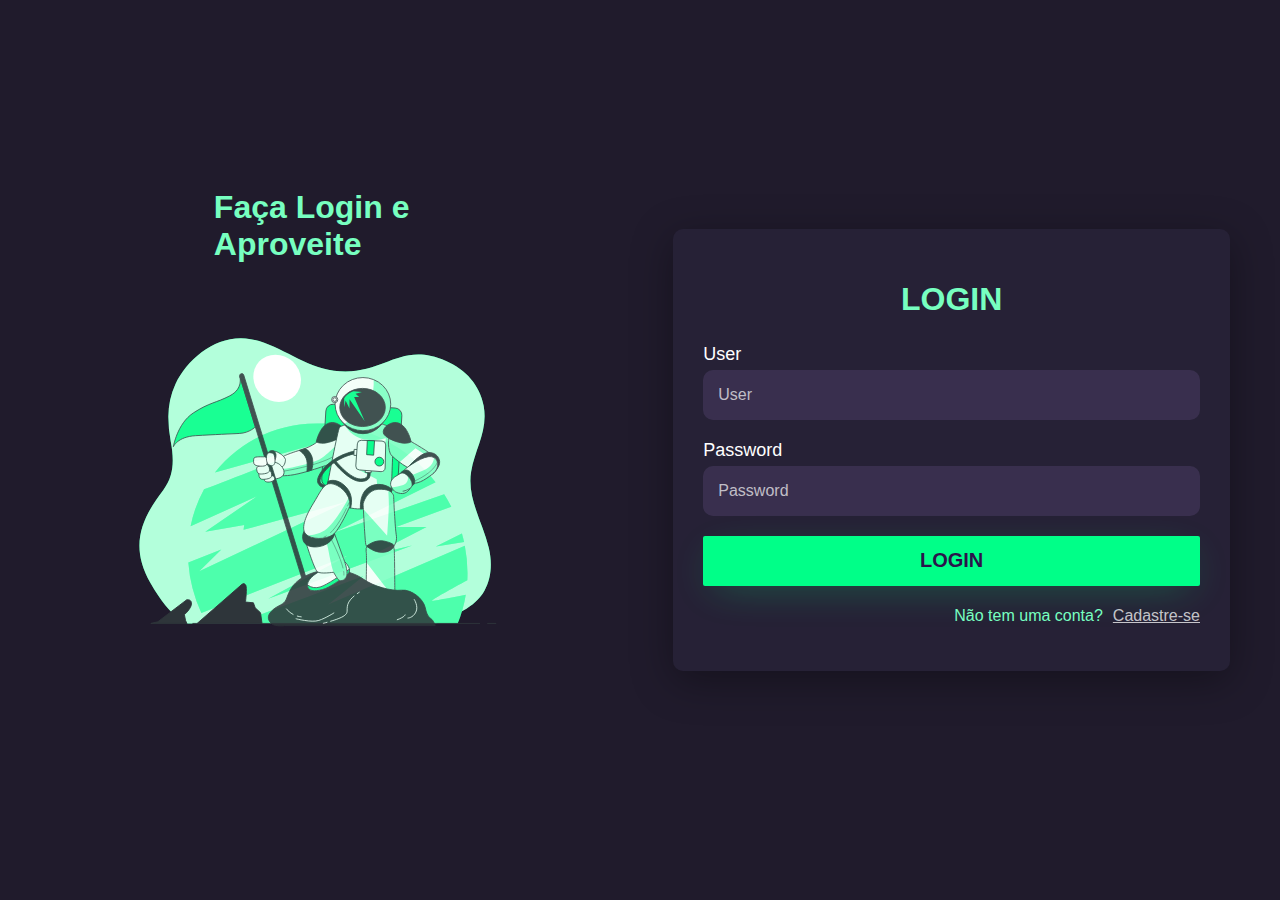
<file: index.html>
<!DOCTYPE html>
<html lang="en">
<head>
    <meta charset="UTF-8">
    <meta name="viewport" content="width=device-width, initial-scale=1.0">
    <title>Login</title>
    <link rel="stylesheet" href="login.css">
    <script src="login.js" defer></script>
    <link rel="shortcut icon" href="../svgs/logo.png" type="image/x-icon">
</head>
<body>
    <main>
        <div>
            <h1 class="h1LoginLeft">Faça Login e <br>Aproveite</h1>
            <img src="svgs/astronaut-animate (3).svg" class="image" alt="astronaut">
        </div>
        <form action="" id="form">
            <div class="divH1">
                <h1>login</h1>
            </div>
            <label for="user" class="labels">User</label>
            <input id="user" type="text" class="inputs" placeholder="User">

            <label for="password" class="labels">Password</label>
            <input id="password" type="password" class="inputs" placeholder="Password">

            <p style="display: none;" id="loginError">Incorrect username or password</p>

            <input type="submit" class="submit" id="submit" value="login">

            <div class="signup">
                <p class="signupP">Não tem uma conta?</p>
                <a href="/signup/signup.html" class="signupLink">Cadastre-se</a>
            </div>
        </form>
    </main>
</body>
</html>
</file>
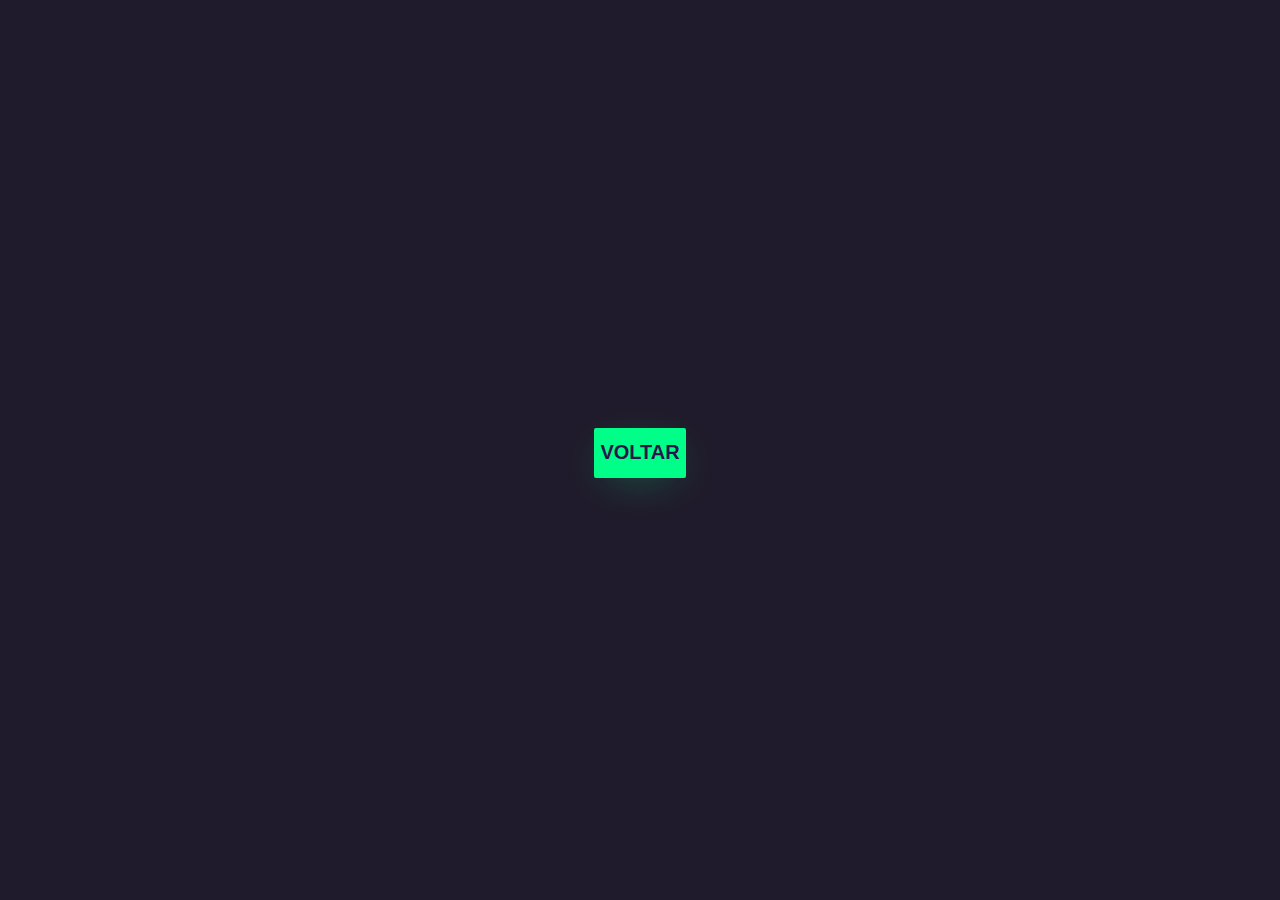
<file: logged/logged.html>
<!DOCTYPE html>
<html lang="en">
<head>
    <meta charset="UTF-8">
    <meta name="viewport" content="width=device-width, initial-scale=1.0">
    <title>Document</title>
    <link rel="stylesheet" href="../login.css">
</head>
<body>
    <a href="../index.html">
        <button class="submit">Voltar</button>
    </a>
</body>
</html>
</file>
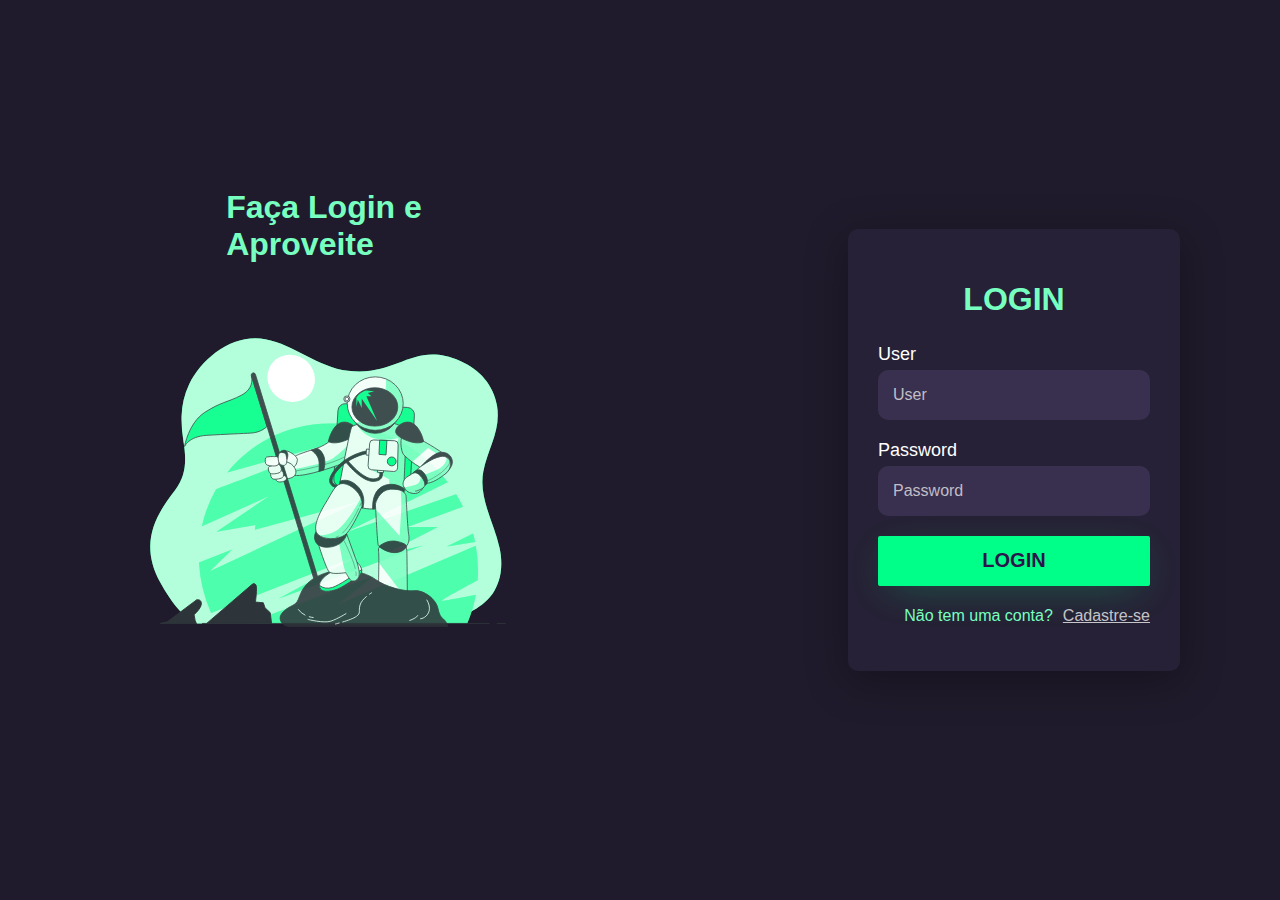
<file: login/login.html>
<!DOCTYPE html>
<html lang="en">
<head>
    <meta charset="UTF-8">
    <meta name="viewport" content="width=device-width, initial-scale=1.0">
    <title>Login</title>
    <link rel="stylesheet" href="login.css">
    <script src="login.js" defer></script>
    <link rel="shortcut icon" href="../svgs/logo.png" type="image/x-icon">
</head>
<body>
    <main>
        <div>
            <h1 class="h1LoginLeft">Faça Login e <br>Aproveite</h1>
            <img src="astronaut-animate (3).svg" class="image" alt="astronaut">
        </div>
        <form action="" id="form">
            <div class="divH1">
                <h1>login</h1>
            </div>
            <label for="user" class="labels">User</label>
            <input id="user" type="text" class="inputs" placeholder="User">

            <label for="password" class="labels">Password</label>
            <input id="password" type="password" class="inputs" placeholder="Password">

            <p style="display: none;" id="loginError">Incorrect username or password</p>

            <input type="submit" class="submit" id="submit" value="login">

            <div class="signup">
                <p class="signupP">Não tem uma conta?</p>
                <a href="/signup/signup.html" class="signupLink">Cadastre-se</a>
            </div>
        </form>
    </main>
</body>
</html>
</file>
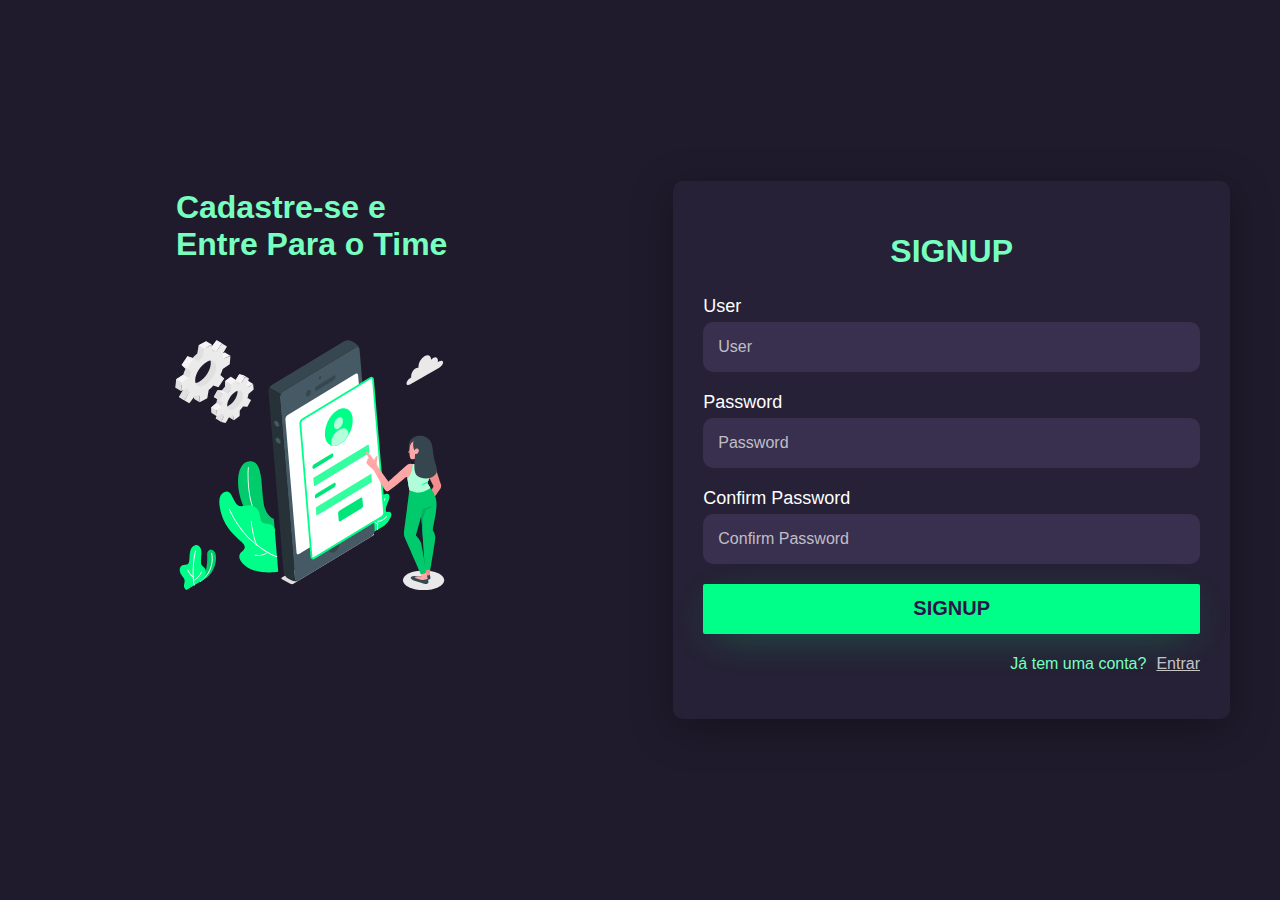
<file: signup/signup.html>
<!DOCTYPE html>
<html lang="en">
<head>
    <meta charset="UTF-8">
    <meta name="viewport" content="width=device-width, initial-scale=1.0">
    <title>Signup</title>
    <link rel="stylesheet" href="../login.css">
    <script src="signup.js" defer></script>
    <link rel="shortcut icon" href="../svgs/logo.png" type="image/x-icon">
</head>
<body>
    <main>
        <div>
            <h1 class="h1LoginLeft">Cadastre-se e <br>Entre Para o Time</h1>
            <img src="mobile-login-animate (2).svg" class="image" alt="astronaut">
        </div>
        <form action="" id="form">
            <div class="divH1">
                <h1>Signup</h1>
            </div>
            <label for="user" class="labels">User</label>
            <input id="user" type="text" class="inputs" placeholder="User" required>
            <p style="display: none;" id="userError">User must have at least 3 words</p>

            <label for="password" class="labels">Password</label>
            <input id="password" type="password" class="inputs" placeholder="Password" required>
            <p style="display: none;" id="passwordError">Password must have at least 8 characters, one capital, one lower, one number</p>

            <label for="confirmPassword" class="labels">Confirm Password</label>
            <input id="confirmPassword" class="inputs" type="password" placeholder="Confirm Password" required>
            <p style="display: none;" id="confirmError">Confirm password must match password</p>

            <div id="error"></div>

            <input type="submit" class="submit" id="submit" value="signup">

            <div class="signup">
                <p class="signupP">Já tem uma conta?</p>
                <a href="../index.html" class="signupLink">Entrar</a>
            </div>
        </form>
    </main>
</body>
</html>
</file>
<file: login.css>
*{
    font-family: sans-serif;
    color: white;
    box-sizing: border-box;
}
html{
    height: 100%;
}
body{
    background-color: #201b2c;
    display: flex;
    justify-content: center;
    align-items: center;
    height: 100%;
    margin: 0;
}
main{
    display: flex;
    justify-content: space-between;
    align-items: center;
    border-radius: 10px;
    border-width: 0px;
    border-style: solid;
    flex-direction: row;
    padding: 0px 100px;
    width: 100%;
    height: 100%;
    gap: 300px;
}
main > div{
    width: 100%;
    height: 100%;
    display: flex;
    justify-content: center;
    flex-direction: column;
    align-items: center;
}
.h1LoginLeft{
    margin: 0;
}
.image{
    width: 35vw;
}
h1{
    color: #77ffc0;

}
form{
    display: flex;
    align-items: flex-start;
    justify-content: center;
    flex-direction: column;
    background: #2a233ab3;
    border-radius: 10px;
    padding: 30px;
    width: 100%;
    box-shadow: 0px 10px 40px #00000056;
}
.divH1{
    display: flex;
    align-items: center;
    justify-content: center;
    text-align: center;
    width: 100%;
}
.divH1 > h1{
    text-transform: uppercase;
}
.labels{
    text-align: left;
    margin-top: 5px;
    margin-bottom: 5px;
    align-items: start;
    font-size: 18px;
}
.inputs{
    margin-bottom: 15px;
    width: 100%;
    border-width: 0px;
    border-radius: 10px;
    border: none;
    padding: 15px;
    height: 50px;
    font-size: 16px;
    background: #413658b3;
    color: white;
    outline: none;
    box-sizing: border-box;
}
.inputs::placeholder{
    color: rgba(255, 255, 255, 0.696);
}
.submit{
    background-color: rgb(0, 255, 136);
    width: 100%;
    border-radius: 2px;
    border-width: 0px;
    font-size: 20px;
    margin-top: 5px;
    color: #2b134b;
    font-weight: 600;
    outline: none;
    text-transform: uppercase;
    font-weight: 800;
    height: 50px;
    box-shadow: 0px 10px 40px -12px #00ff8052;
}
.loginError{
    display: block !important;
    color: red;
    margin-top: 0px;
}
.submit:hover{
    cursor: pointer;

}
.signup{
    display: flex;
    flex-direction: row;
    justify-content: right;
    align-items: center;
    width: 100%;
    gap: 10px;
    margin-top: 5px;
}
.signupP{
    color: #77ffc0;
}
.signupLink{
    color: rgba(255, 255, 255, 0.742);
}
.invalidUser{
    border-color: red;
    border-width: 1px;
    border: solid red 1px;
}
.invalidPassword{
    border-color: red;
    border-width: 1px;
    border: solid red 1px;
}
.invalidConfirmPassword{
    border-color: red;
    border-width: 1px;
    border: solid red 1px;
}
.userError{
    color: red;
    display: block !important;
    margin-top: 0px;
}
.passwordError{
    color: red;
    display: block !important;
    margin-top: 0px;
}
.confirmError{
    color: red;
    display: block !important;
    margin-top: 0px;
}
.errorP{
    margin-bottom: 30px;
}
.loading{
    background-color: rgb(0, 162, 87);
}
@media screen and (max-width: 1500px) {
    main{
        gap: 200px;
    }
}
@media screen and (max-width: 1300px) {
    main{
        gap: 100px;
        padding: 0 50px;
    }
}
@media screen and (max-width: 1000px) {
    main{
        gap: 50px;
    }
}
@media screen and (max-width: 850px) {
    h1{
        font-size: 16px;
    }
    .labels{
        font-size: 16px;
    }
    .inputs{
        font-size: 13px;
    }
    .submit{
        font-size: 16px;
        height: 40px;
    }
    body{
        margin: 20px 0;
    }
    main{
        flex-direction: column;
        padding: 0;
        margin: 0 10px;
    }
    main > div{
        order: 2;
    }
    form{
        order: 1;
        height: 100%;
        width: 350px;
        padding: 5px 30px;
    }
    .image{
        width: 100%;
        height: 250px;
    }
}
@media screen and (max-width: 400px) {
    form{
        width: 100%;
    }
}
</file>
<file: login/login.css>
*{
    font-family: sans-serif;
    color: white;
    box-sizing: border-box;
}
html{
    height: 100%;
}
body{
    background-color: #201b2c;
    display: flex;
    justify-content: center;
    align-items: center;
    height: 100%;
    margin: 0;
}
main{
    display: flex;
    justify-content: space-between;
    align-items: center;
    border-radius: 10px;
    border-width: 0px;
    border-style: solid;
    flex-direction: row;
    padding: 0px 100px 0px 100px;
    width: 100%;
    gap: 300px;
}
main > div{
    width: 50%;
    height: 100%;
    display: flex;
    justify-content: center;
    flex-direction: column;
    align-items: center;
}
.h1LoginLeft{
    margin: 0;
}
.image{
    width: 35vw;
}
h1{
    color: #77ffc0;

}
form{
    display: flex;
    align-items: flex-start;
    justify-content: center;
    flex-direction: column;
    background: #2a233ab3;
    border-radius: 10px;
    padding: 30px;
    width: 50%;
    height: 100%;
    box-shadow: 0px 10px 40px #00000056;
}
.divH1{
    display: flex;
    align-items: center;
    justify-content: center;
    text-align: center;
    width: 100%;
}
.divH1 > h1{
    text-transform: uppercase;
}
.labels{
    text-align: left;
    margin-top: 5px;
    margin-bottom: 5px;
    align-items: start;
    font-size: 18px;
}
.inputs{
    margin-bottom: 15px;
    width: 100%;
    border-width: 0px;
    border-radius: 10px;
    border: none;
    padding: 15px;
    height: 50px;
    font-size: 16px;
    background: #413658b3;
    color: white;
    outline: none;
    box-sizing: border-box;
}
.inputs::placeholder{
    color: rgba(255, 255, 255, 0.696);
}
.submit{
    background-color: rgb(0, 255, 136);
    width: 100%;
    border-radius: 2px;
    border-width: 0px;
    font-size: 20px;
    margin-top: 5px;
    color: #2b134b;
    font-weight: 600;
    outline: none;
    text-transform: uppercase;
    font-weight: 800;
    height: 50px;
    box-shadow: 0px 10px 40px -12px #00ff8052;
}
.loginError{
    display: block !important;
    color: red;
    margin-top: 0px;
}
.submit:hover{
    cursor: pointer;

}
.signup{
    display: flex;
    flex-direction: row;
    justify-content: right;
    align-items: center;
    width: 100%;
    gap: 10px;
    margin-top: 5px;
}
.signupP{
    color: #77ffc0;
}
.signupLink{
    color: rgba(255, 255, 255, 0.742);
}
</file>
